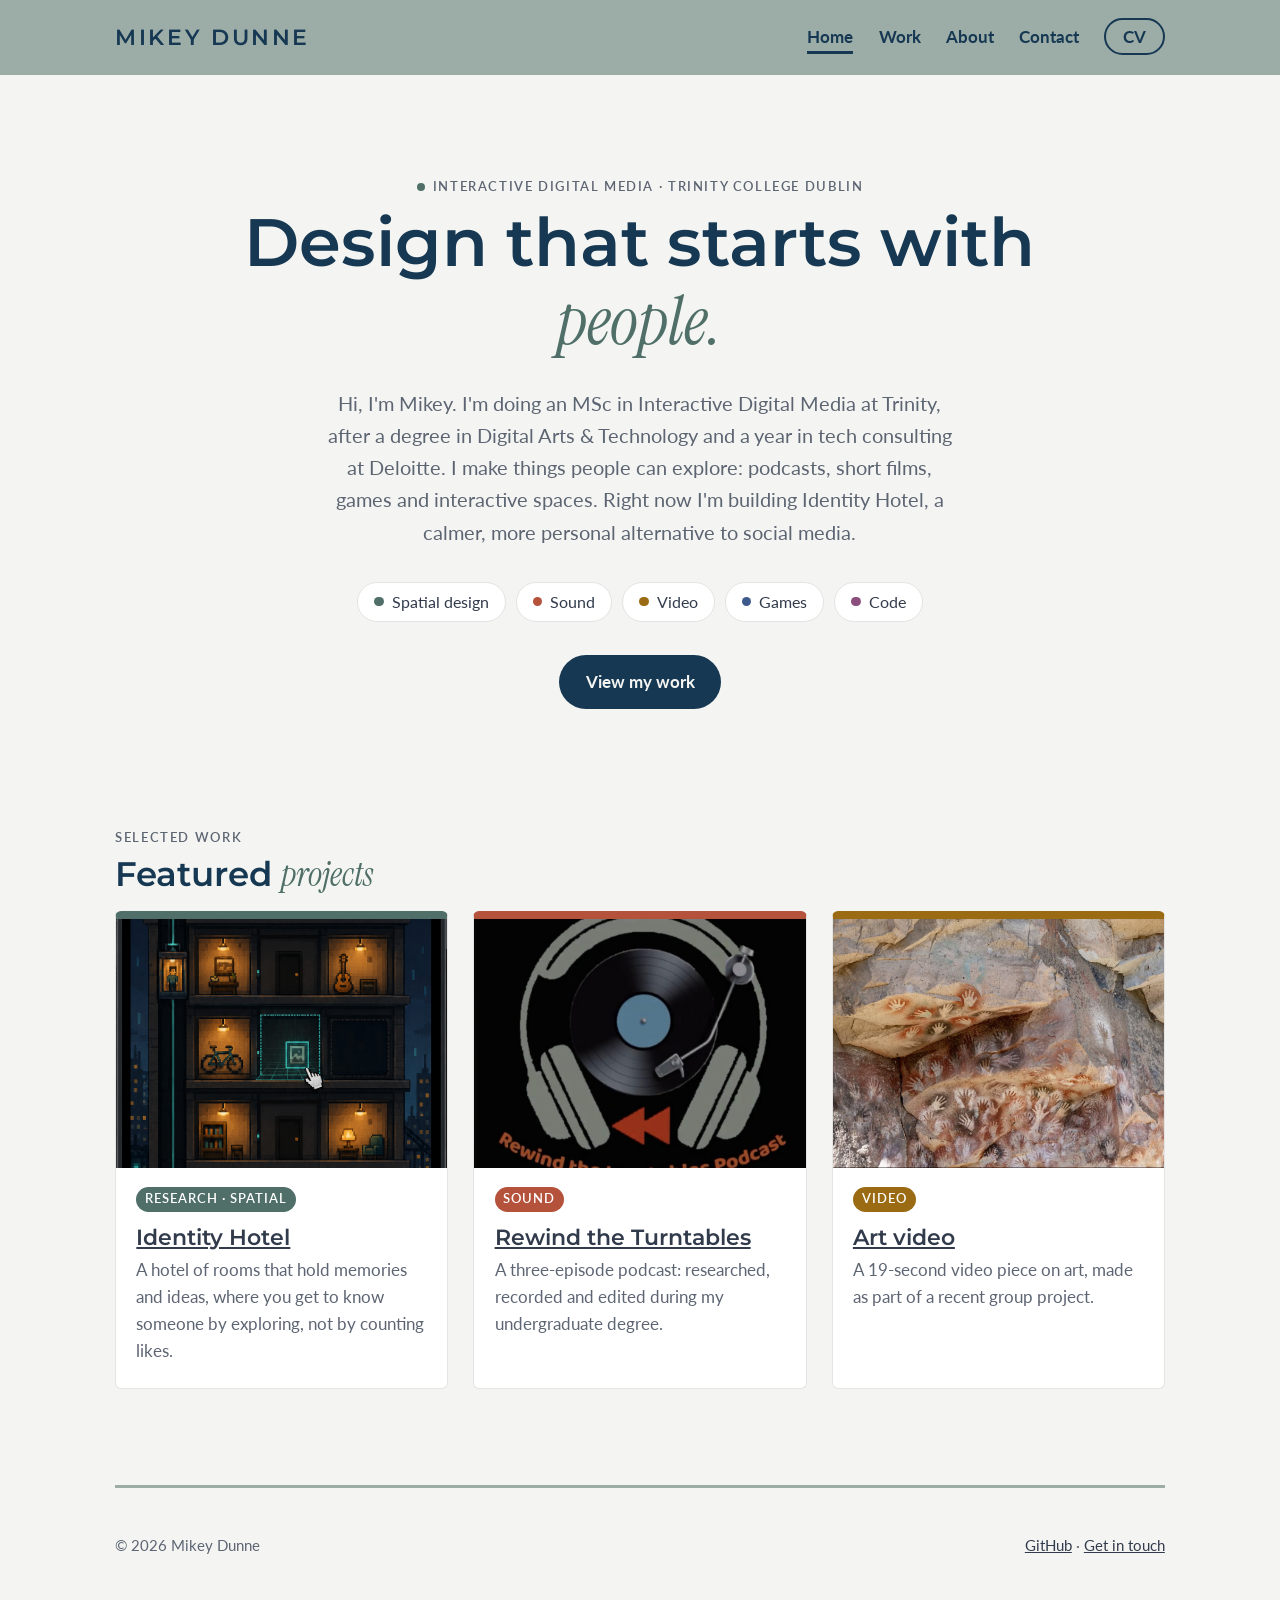
<file: index.html>
<!DOCTYPE html>
<html lang="en">
<head>
    <meta charset="UTF-8">
    <meta name="viewport" content="width=device-width, initial-scale=1">
    <meta name="description" content="Portfolio of Mikey Dunne: interactive, sound and spatial design work.">
    <meta name="author" content="Mikey Dunne">
    <title>Mikey Dunne | Interactive Digital Media</title>
    <!-- External stylesheet -->
    <link rel="stylesheet" href="css/style.css">
</head>
<body>
    <!-- Site header -->
    <header class="site-header">
        <!-- .container centres the content and limits its width -->
        <div class="container header-inner">
            <a class="logo" href="index.html">Mikey Dunne</a>
            <nav class="site-nav" aria-label="Main navigation">
                <ul>
                    <li><a href="index.html" aria-current="page">Home</a></li>
                    <li><a href="work.html">Work</a></li>
                    <li><a href="about.html">About</a></li>
                    <li><a href="contact.html">Contact</a></li>
                    <!-- CV opens as a PDF in a new tab -->
                    <li><a class="nav-cv" href="media/Mikey_Dunne_CV.pdf" target="_blank" rel="noopener">CV</a></li>
                </ul>
            </nav>
        </div>
    </header>

    <div class="container">

        <main>
            <!-- Hero, one centred statement, then the disciplines as pills -->
            <section class="hero">
                <p class="eyebrow dot">Interactive Digital Media · Trinity College Dublin</p>
                <!-- span.accent-word, the one italic, coloured word  -->
                <h1>Design that starts with <span class="accent-word">people.</span></h1>
                <p class="intro">Hi, I'm Mikey. I'm doing an MSc in Interactive Digital Media at Trinity, after a degree in Digital Arts &amp; Technology and a year in tech consulting at Deloitte. I make things people can explore: podcasts, short films, games and interactive spaces. Right now I'm building Identity Hotel, a calmer, more personal alternative to social media.</p>

                <!-- What I work with, so each dot matches a project colour -->
                <ul class="pills">
                    <li class="p-hotel">Spatial design</li>
                    <li class="p-podcast">Sound</li>
                    <li class="p-video">Video</li>
                    <li class="p-maze">Games</li>
                    <li class="p-code">Code</li>
                </ul>

                <a class="button" href="work.html">View my work</a>
            </section>

            <!-- Featured projects -->
            <section class="section">
                <p class="eyebrow">Selected work</p>
                <h2>Featured <span class="accent-word">projects</span></h2>

                <div class="card-grid">
                    <!-- Card 1, Identity Hotel -->
                    <article class="card accent-hotel">
                        <img src="media/hotel-concept.png" alt="Hand-drawn sketch of a hotel cross-section with labelled floors and rooms">
                        <div class="card-body">
                            <span class="tag">Research · Spatial</span>
                            <h3><a href="work.html#identity-hotel">Identity Hotel</a></h3>
                            <p>A hotel of rooms that hold memories and ideas, where you get to know someone by exploring, not by counting likes.</p>
                        </div>
                    </article>

                    <!-- Card 2, Podcast -->
                    <article class="card accent-podcast">
                        <img src="media/podcast-cover.jpg" alt="Rewind the Turntables podcast logo">
                        <div class="card-body">
                            <span class="tag">Sound</span>
                            <h3><a href="work.html#podcast">Rewind the Turntables</a></h3>
                            <p>A three-episode podcast: researched, recorded and edited during my undergraduate degree.</p>
                        </div>
                    </article>

                    <!-- Card 3, Art video -->
                    <article class="card accent-video">
                        <img src="media/art-video-poster.jpg" alt="Cave wall covered in ancient handprints">
                        <div class="card-body">
                            <span class="tag">Video</span>
                            <h3><a href="work.html#art-video">Art video</a></h3>
                            <p>A 19-second video piece on art, made as part of a recent group project.</p>
                        </div>
                    </article>
                </div>
            </section>
        </main>

        <!-- Site footer -->
        <footer class="site-footer">
            <p>&copy; 2026 Mikey Dunne</p>
            <p><a href="https://github.com/mikehub001">GitHub</a> · <a href="contact.html">Get in touch</a></p>
        </footer>

    </div>
</body>
</html>
</file>
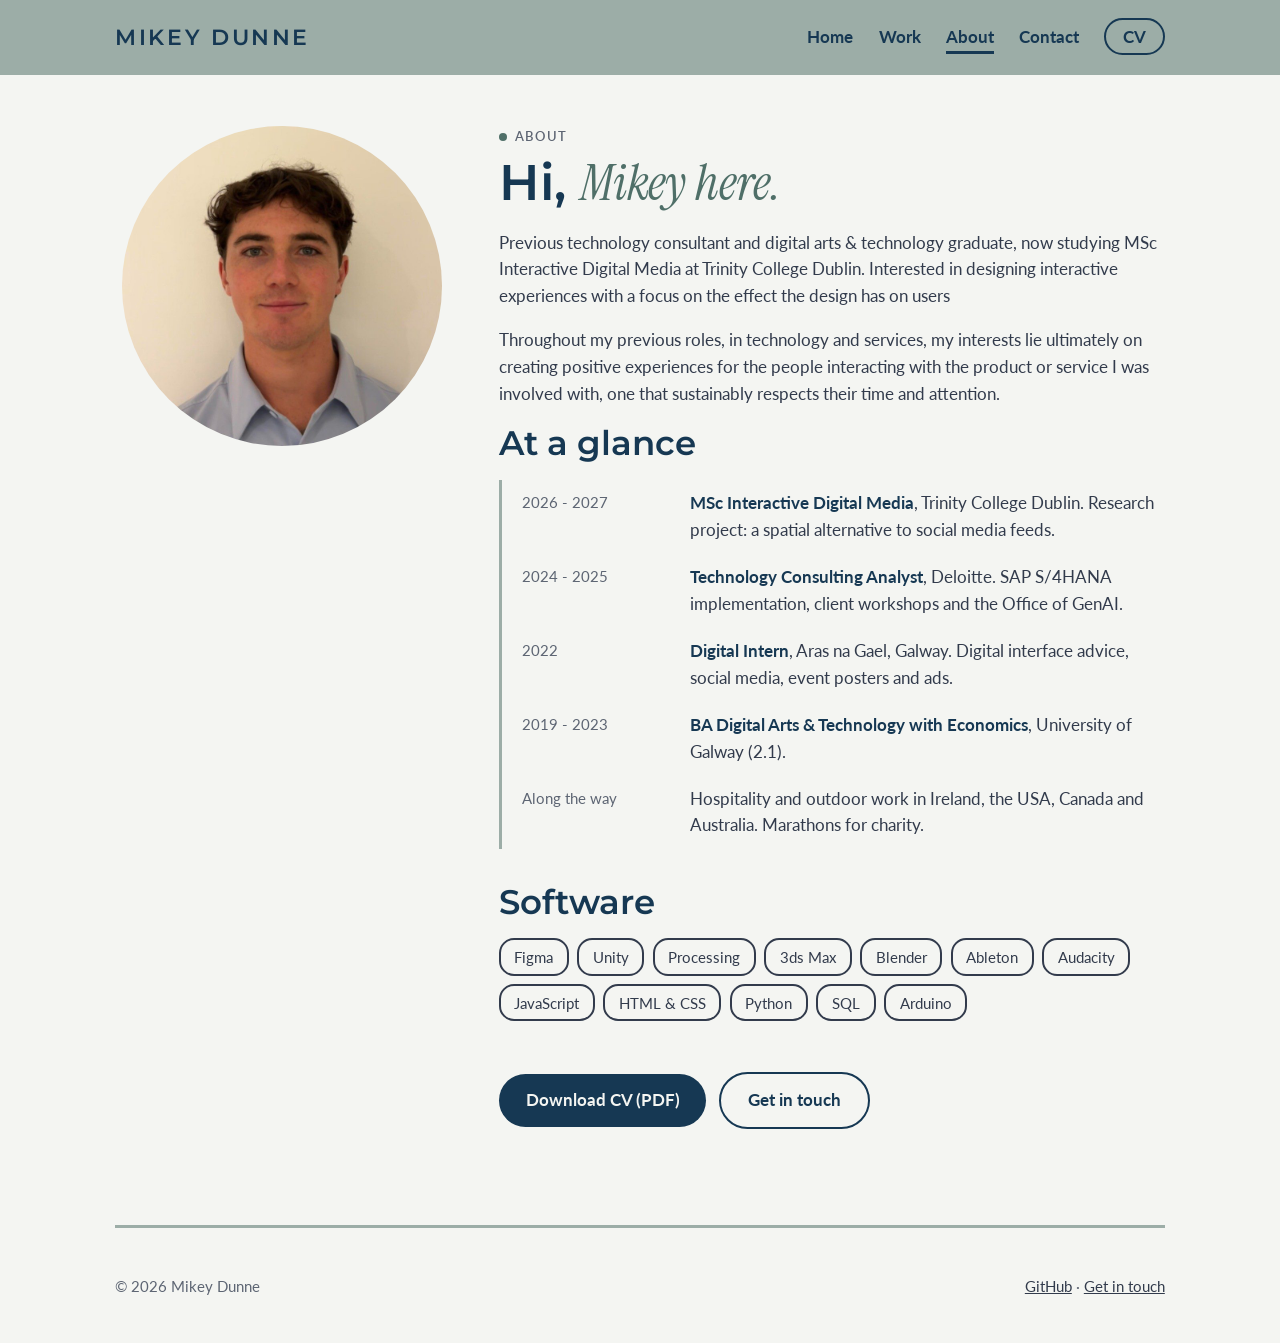
<file: about.html>
<!DOCTYPE html>
<html lang="en">
<head>
    <meta charset="UTF-8">
    <meta name="viewport" content="width=device-width, initial-scale=1">
    <meta name="description" content="About Mikey Dunne: background, skills and interests.">
    <meta name="author" content="Mikey Dunne">
    <title>About | Mikey Dunne</title>
    <!-- External stylesheet used by every page -->
    <link rel="stylesheet" href="css/style.css">
</head>
<body>
    <!-- Site header -->
    <header class="site-header">
        <!-- .container centres the content and limits its width -->
        <div class="container header-inner">
            <a class="logo" href="index.html">Mikey Dunne</a>
            <nav class="site-nav" aria-label="Main navigation">
                <ul>
                    <li><a href="index.html">Home</a></li>
                    <li><a href="work.html">Work</a></li>
                    <li><a href="about.html" aria-current="page">About</a></li>
                    <li><a href="contact.html">Contact</a></li>
                    <!-- CV opens as a PDF in a new tab -->
                    <li><a class="nav-cv" href="media/Mikey_Dunne_CV.pdf" target="_blank" rel="noopener">CV</a></li>
                </ul>
            </nav>
        </div>
    </header>

    <div class="container">

        <main>
            <!-- Two columns, photo on the left, text on the right -->
            <section class="about">
                <img src="media/portrait.jpg" alt="Portrait of Mikey Dunne">
                <div>
                    <p class="eyebrow dot">About</p>
                    <h1>Hi, <span class="accent-word">Mikey here.</span></h1>
                    <p>Previous technology consultant and digital arts & technology graduate, now studying MSc Interactive Digital Media at Trinity College Dublin. Interested in designing interactive experiences with a focus on the effect the design has on users</p>
                    <p>Throughout my previous roles, in technology and services, my interests lie ultimately on creating positive experiences for the people interacting with the product or service I was involved with, one that sustainably respects their time and attention.</p>

                    <!-- short version to save time -->
                    <h2>At a glance</h2>
                    <ul class="timeline">
                        <li><span class="when">2026 - 2027</span><span><strong>MSc Interactive Digital Media</strong>, Trinity College Dublin. Research project: a spatial alternative to social media feeds.</span></li>
                        <li><span class="when">2024 - 2025</span><span><strong>Technology Consulting Analyst</strong>, Deloitte. SAP S/4HANA implementation, client workshops and the Office of GenAI.</span></li>
                        <li><span class="when">2022</span><span><strong>Digital Intern</strong>, Aras na Gael, Galway. Digital interface advice, social media, event posters and ads.</span></li>
                        <li><span class="when">2019 - 2023</span><span><strong>BA Digital Arts &amp; Technology with Economics</strong>, University of Galway (2.1).</span></li>
                        <li><span class="when">Along the way</span><span>Hospitality and outdoor work in Ireland, the USA, Canada and Australia. Marathons for charity.</span></li>
                    </ul>

                    <h2>Software</h2>
                    <!-- List of software skills -->
                    <ul class="skills">
                        <li>Figma</li>
                        <li>Unity</li>
                        <li>Processing</li>
                        <li>3ds Max</li>
                        <li>Blender</li>
                        <li>Ableton</li>
                        <li>Audacity</li>
                        <li>JavaScript</li>
                        <li>HTML &amp; CSS</li>
                        <li>Python</li>
                        <li>SQL</li>
                        <li>Arduino</li>
                    </ul>

                    <!-- Full CV as a PDF, plus a route to get in touch -->
                    <a class="button" href="media/Mikey_Dunne_CV.pdf" target="_blank" rel="noopener">Download CV (PDF)</a>
                    <a class="button button-outline" href="contact.html">Get in touch</a>
                </div>
            </section>
        </main>

        <!-- Site footer (same on every page) -->
        <footer class="site-footer">
            <p>&copy; 2026 Mikey Dunne</p>
            <p><a href="https://github.com/mikehub001">GitHub</a> · <a href="contact.html">Get in touch</a></p>
        </footer>

    </div>
</body>
</html>
</file>
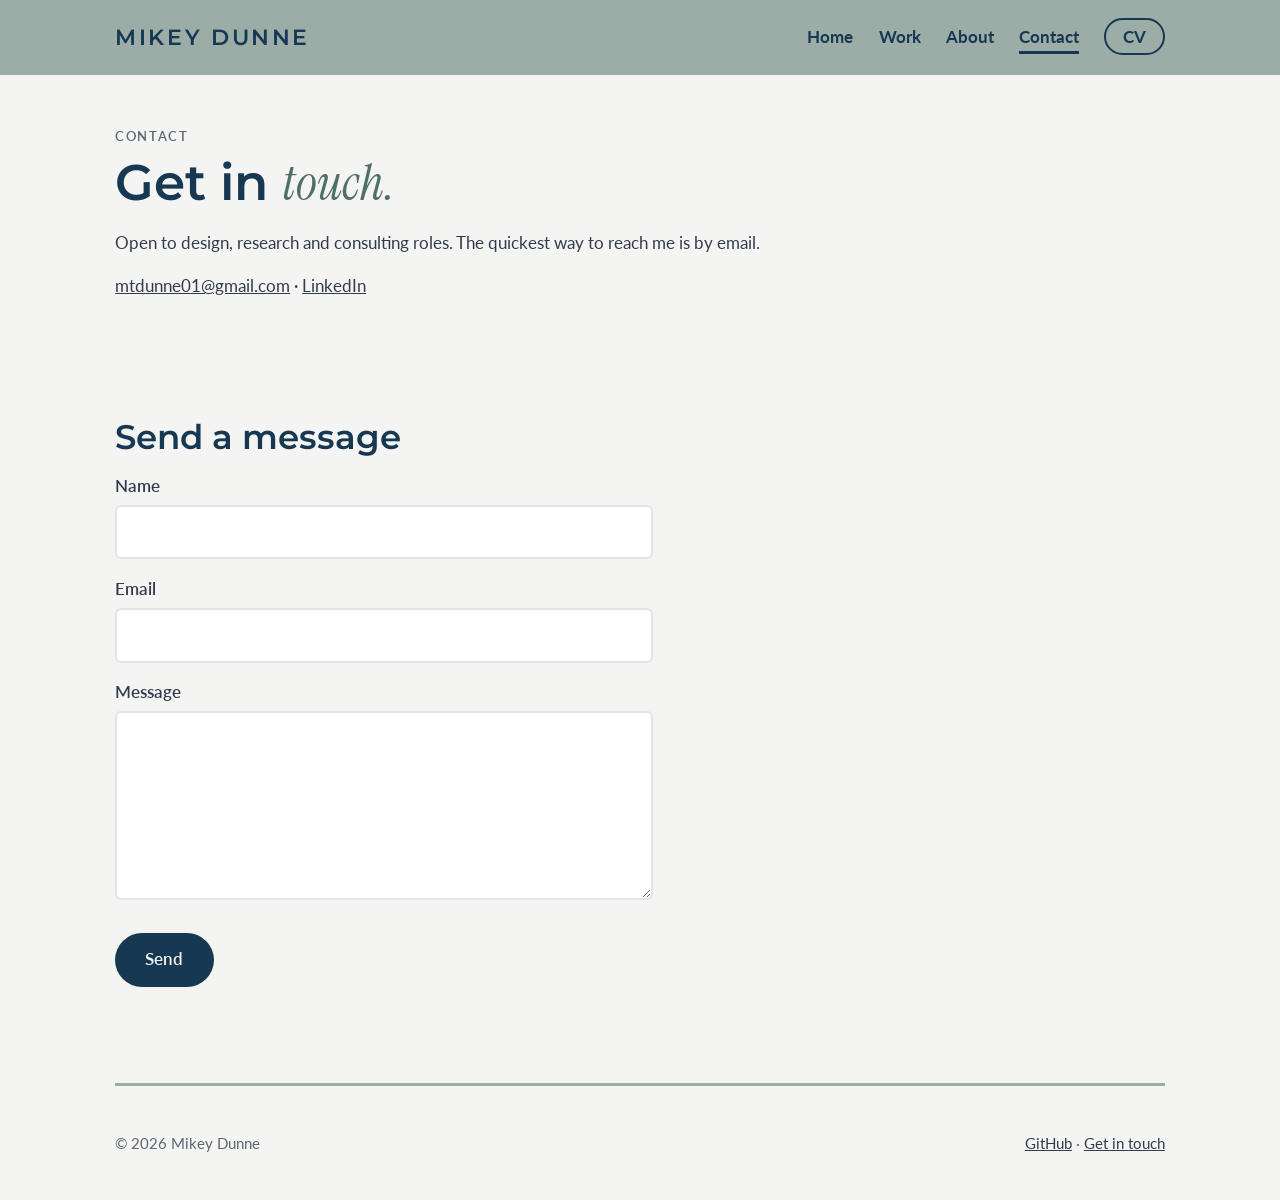
<file: contact.html>
<!DOCTYPE html>
<html lang="en">
<head>
    <meta charset="UTF-8">
    <meta name="viewport" content="width=device-width, initial-scale=1">
    <meta name="description" content="Contact Mikey Dunne.">
    <meta name="author" content="Mikey Dunne">
    <title>Contact | Mikey Dunne</title>
    <!-- External stylesheet used by every page -->
    <link rel="stylesheet" href="css/style.css">
</head>
<body>
    <!-- Site header: full-width sage band-->
    <header class="site-header">
        <!-- .container centres the content and limits its width -->
        <div class="container header-inner">
            <a class="logo" href="index.html">Mikey Dunne</a>
            <nav class="site-nav" aria-label="Main navigation">
                <ul>
                    <li><a href="index.html">Home</a></li>
                    <li><a href="work.html">Work</a></li>
                    <li><a href="about.html">About</a></li>
                    <li><a href="contact.html" aria-current="page">Contact</a></li>
                    <!-- CV opens as a PDF in a new tab -->
                    <li><a class="nav-cv" href="media/Mikey_Dunne_CV.pdf" target="_blank" rel="noopener">CV</a></li>
                </ul>
            </nav>
        </div>
    </header>

    <div class="container">

        <main>
            <section class="section">
                <p class="eyebrow">Contact</p>
                <h1>Get in <span class="accent-word">touch.</span></h1>
                <p>Open to design, research and consulting roles. The quickest way to reach me is by email.</p>
                <!-- Email and LinkedIn -->
                <p><a href="mailto:mtdunne01@gmail.com">mtdunne01@gmail.com</a> · <a href="https://www.linkedin.com/in/mikey-dunne/">LinkedIn</a></p>
            </section>

            <!-- Contact form. No server is connected, so the form does not send yet (future development). -->
            <section class="section">
                <h2>Send a message</h2>
                <form class="contact-form">
                    <label for="name">Name</label>
                    <input type="text" id="name" name="name" required>

                    <label for="email">Email</label>
                    <input type="email" id="email" name="email" required>

                    <label for="message">Message</label>
                    <textarea id="message" name="message" rows="6" required></textarea>

                    <button type="submit">Send</button>
                </form>
            </section>
        </main>

        <!-- Site footer (every page) -->
        <footer class="site-footer">
            <p>&copy; 2026 Mikey Dunne</p>
            <p><a href="https://github.com/mikehub001">GitHub</a> · <a href="contact.html">Get in touch</a></p>
        </footer>

    </div>
</body>
</html>
</file>
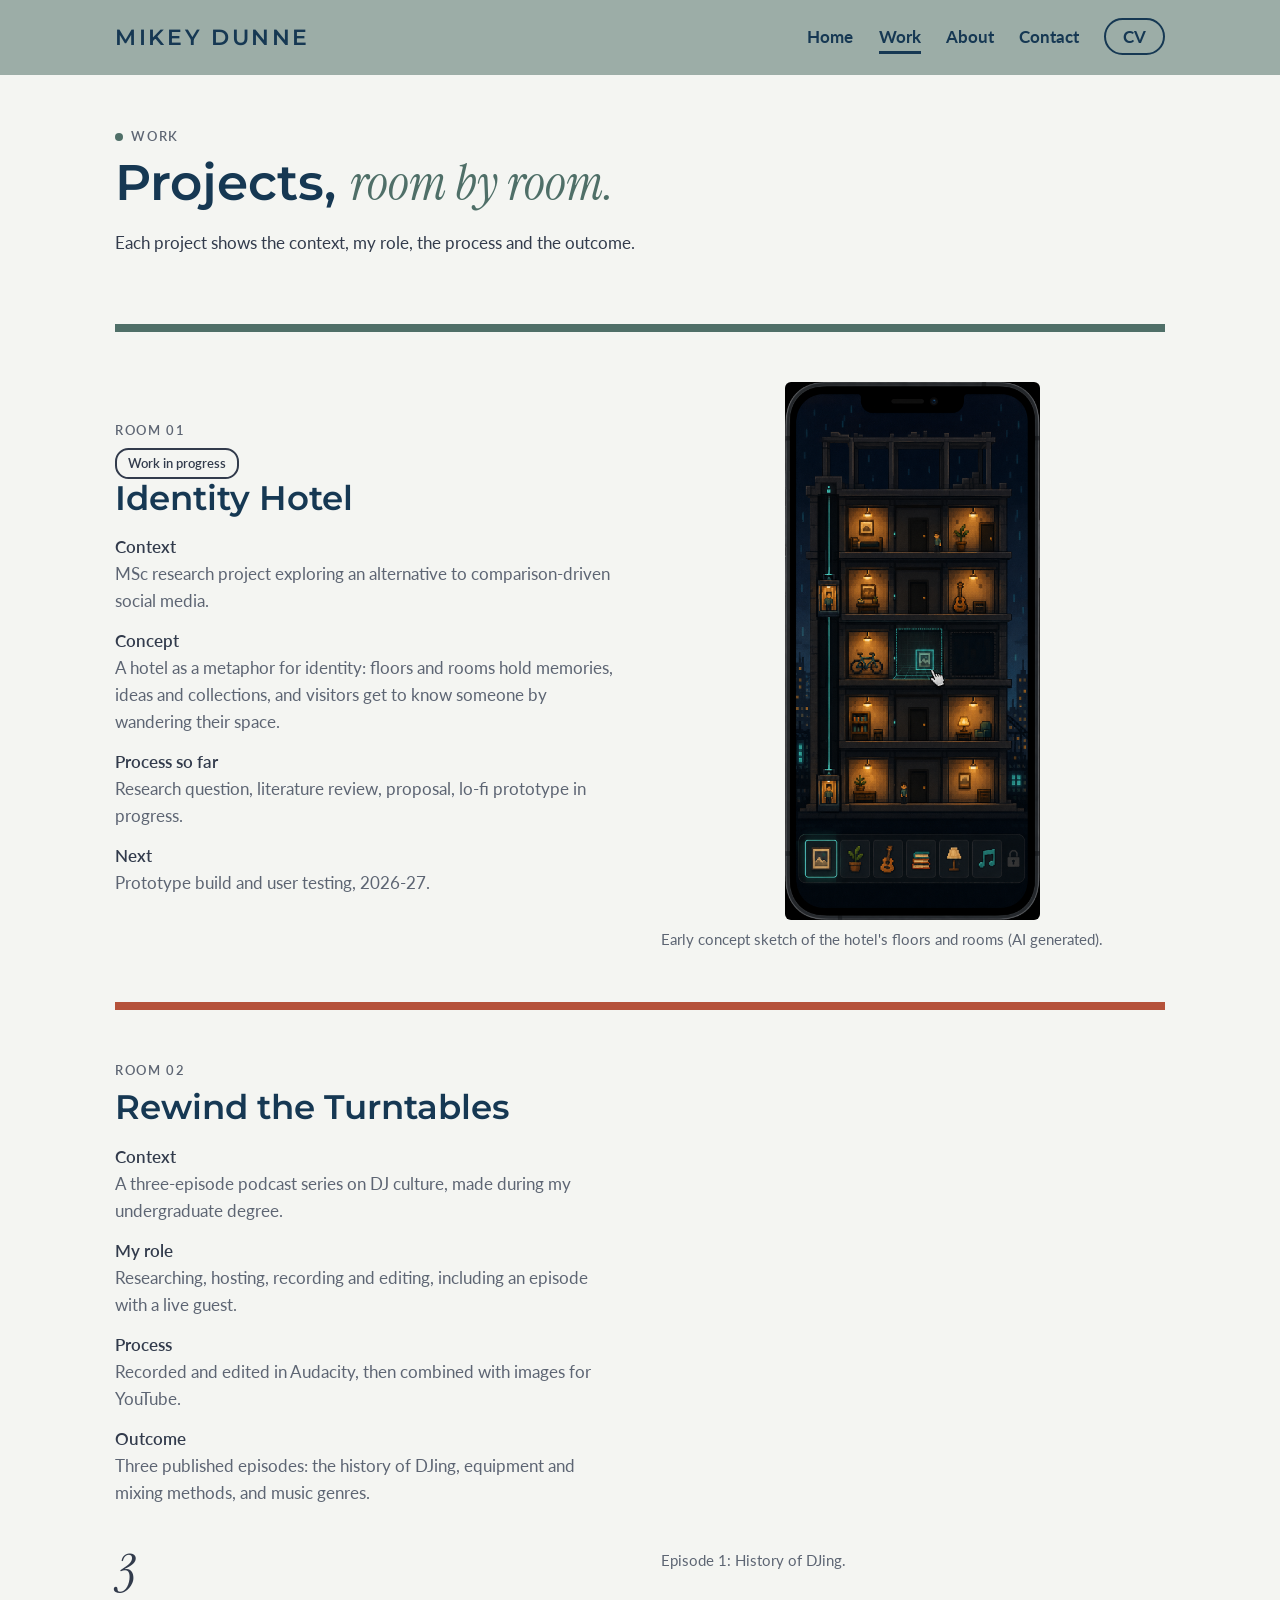
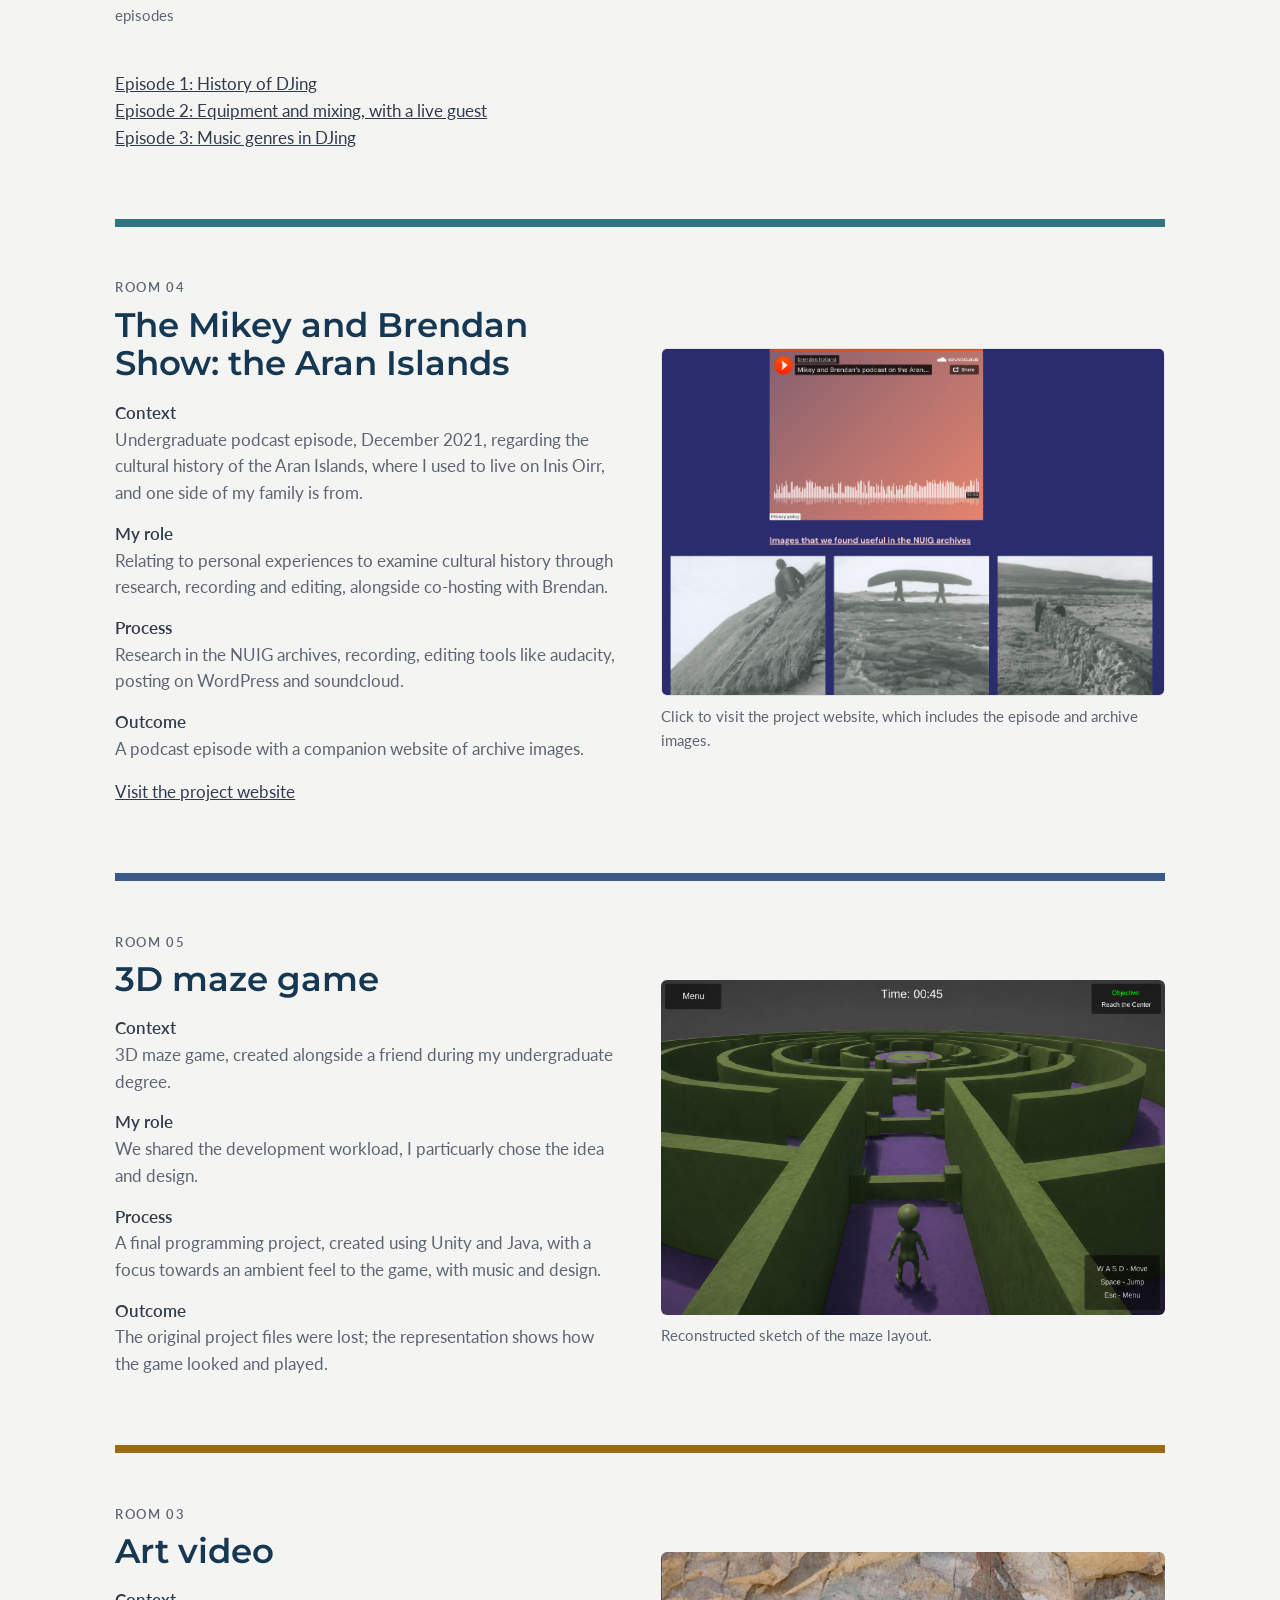
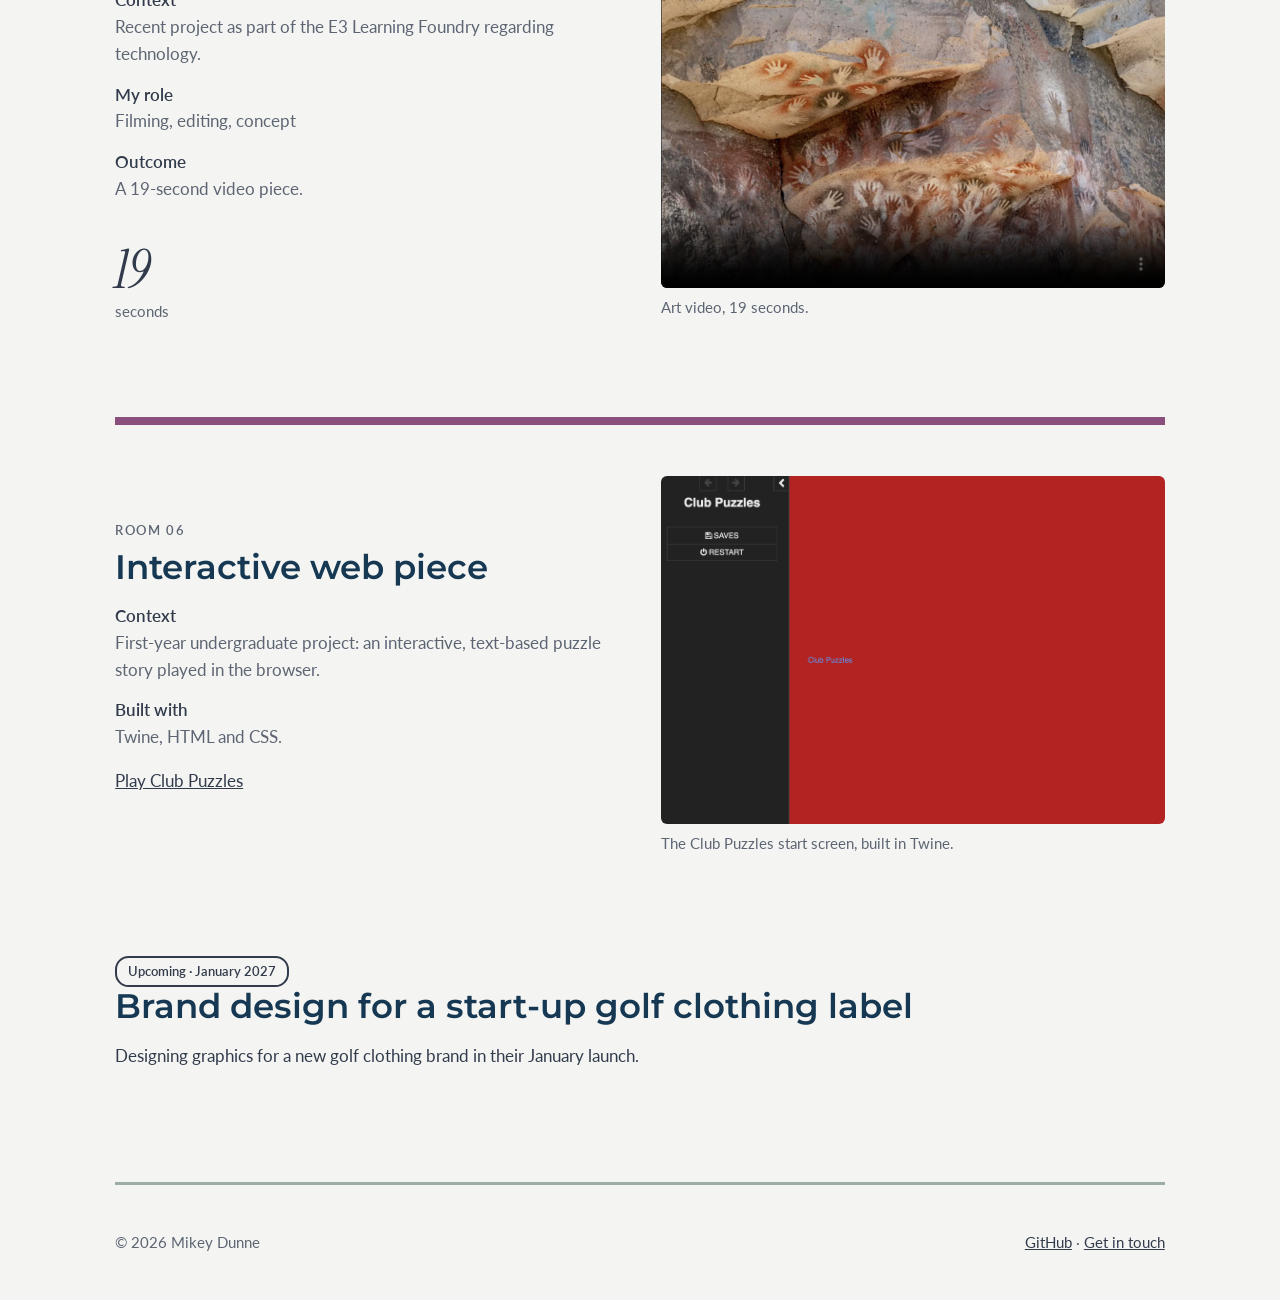
<file: work.html>
<!DOCTYPE html>
<html lang="en">
<head>
    <meta charset="UTF-8">
    <meta name="viewport" content="width=device-width, initial-scale=1">
    <meta name="description" content="Projects by Mikey Dunne: Identity Hotel, podcast, video, game and interactive work.">
    <meta name="author" content="Mikey Dunne">
    <title>Work | Mikey Dunne</title>
    <!-- External stylesheet-->
    <link rel="stylesheet" href="css/style.css">
</head>
<body>
    <!-- Site header -->
    <header class="site-header">
        <!-- .container centres the content and limits its width -->
        <div class="container header-inner">
            <a class="logo" href="index.html">Mikey Dunne</a>
            <nav class="site-nav" aria-label="Main navigation">
                <ul>
                    <li><a href="index.html">Home</a></li>
                    <li><a href="work.html" aria-current="page">Work</a></li>
                    <li><a href="about.html">About</a></li>
                    <li><a href="contact.html">Contact</a></li>
                    <!-- CV opens as a PDF in a new tab -->
                    <li><a class="nav-cv" href="media/Mikey_Dunne_CV.pdf" target="_blank" rel="noopener">CV</a></li>
                </ul>
            </nav>
        </div>
    </header>

    <div class="container">

        <main>
            <section class="section">
                <p class="eyebrow dot">Work</p>
                <h1>Projects, <span class="accent-word">room by room.</span></h1>
                <p>Each project shows the context, my role, the process and the outcome.</p>
            </section>

            <!-- ===Project 1: Identity Hotel == -->
            <section class="project accent-hotel" id="identity-hotel">
                <div>
                    <p class="eyebrow">Room 01</p>
                    <span class="status">Work in progress</span>
                    <h2>Identity Hotel</h2>
                    <!-- dl = description list, good for label/value pairs -->
                    <dl class="details">
                        <dt>Context</dt>
                        <dd>MSc research project exploring an alternative to comparison-driven social media.</dd>
                        <dt>Concept</dt>
                        <dd>A hotel as a metaphor for identity: floors and rooms hold memories, ideas and collections, and visitors get to know someone by wandering their space.</dd>
                        <dt>Process so far</dt>
                        <dd>Research question, literature review, proposal, lo-fi prototype in progress.</dd>
                        <dt>Next</dt>
                        <dd>Prototype build and user testing, 2026-27.</dd>
                    </dl>
                </div>
                <figure class="media">
                    <img src="media/hotel-concept.png" alt="Sketch of the Identity Hotel layout showing floors and rooms">
                    <figcaption>Early concept sketch of the hotel's floors and rooms (AI generated).</figcaption>
                </figure>
            </section>

            <!-- === Project 2: Rewind the Turntables podcast (YouTube embed) === -->
             <section class="project accent-podcast" id="podcast">
                <div>
                    <p class="eyebrow">Room 02</p>
                    <h2>Rewind the Turntables</h2>
                    <dl class="details">
                        <dt>Context</dt>
                        <dd>A three-episode podcast series on DJ culture, made during my undergraduate degree.</dd>
                        <dt>My role</dt>
                        <dd>Researching, hosting, recording and editing, including an episode with a live guest.</dd>
                        <dt>Process</dt>
                        <dd>Recorded and edited in Audacity, then combined with images for YouTube.</dd>
                        <dt>Outcome</dt>
                        <dd>Three published episodes: the history of DJing, equipment and mixing methods, and music genres.</dd>
                    </dl>
                    <!-- Quick facts in large italic numbers -->
                     <div class="stats">
                        <p><span class="stat-number">3</span><span class="stat-label">episodes</span></p>
                    </div>
                    <p>
                        <a href="https://youtu.be/ar0dlKTBE3A" target="_blank" rel="noopener">Episode 1: History of DJing</a><br>
                        <a href="https://youtu.be/g9g9SOrHqPs" target="_blank" rel="noopener">Episode 2: Equipment and mixing, with a live guest</a><br>
                        <a href="https://youtu.be/qg5pRZMHHdQ" target="_blank" rel="noopener">Episode 3: Music genres in DJing</a>
                    </p>
                </div>
                <figure class="media">
                    <!-- YouTube player showing Episode 1 -->
                     <iframe src="https://www.youtube.com/embed/ar0dlKTBE3A" title="Rewind the Turntables, Episode 1: History of DJing" loading="lazy" allowfullscreen></iframe>
                     <figcaption>Episode 1: History of DJing.</figcaption>
                    </figure>
                </section>

           
            <!-- ===== Project 3: Aran Islands podcast (linked screenshot of the project website) ===== -->
             <section class="project accent-aran" id="aran-islands">
                <div>
                    <p class="eyebrow">Room 04</p>
                    <h2>The Mikey and Brendan Show: the Aran Islands</h2>
                    <dl class="details">
                        <dt>Context</dt>
                        <dd>Undergraduate podcast episode, December 2021, regarding the cultural history of the Aran Islands, where I used to live on Inis Oirr, and one side of my family is from.</dd>
                        <dt>My role</dt>
                        <dd>Relating to personal experiences to examine cultural history through research, recording and editing, alongside co-hosting with Brendan.</dd>
                        <dt>Process</dt>
                        <dd>Research in the NUIG archives, recording, editing tools like audacity, posting on WordPress and soundcloud.</dd>
                        <dt>Outcome</dt>
                        <dd>A podcast episode with a companion website of archive images.</dd>
                    </dl>
                    <p><a href="https://themikeyandbrendanshow.wordpress.com/the-mikey-and-brendan-show/" target="_blank" rel="noopener">Visit the project website</a></p>
                </div>
                <figure class="media">
        <!-- Linked image: clicking the screenshot opens the project website in a new tab -->
        <a class="preview-link" href="https://themikeyandbrendanshow.wordpress.com/the-mikey-and-brendan-show/" target="_blank" rel="noopener">
            <img src="media/aran-website.png" alt="Screenshot of The Mikey and Brendan Show website, showing archive images of the Aran Islands">
        </a>
        <figcaption>Click to visit the project website, which includes the episode and archive images.</figcaption>
    </figure>
</section>

            <!-- ===== Project 4: 3D maze game (files lost, shown through sketches) ===== -->
            <section class="project accent-maze" id="maze-game">
                <div>
                    <p class="eyebrow">Room 05</p>
                    <h2>3D maze game</h2>
                    <dl class="details">
                        <dt>Context</dt>
                        <dd> 3D maze game, created alongside a friend during my undergraduate degree.</dd>
                        <dt>My role</dt>
                        <dd>We shared the development workload, I particuarly chose the idea and design.</dd>
                        <dt>Process</dt>
                        <dd>A final programming project, created using Unity and Java, with a focus towards an ambient feel to the game, with music and design.</dd>
                        <dt>Outcome</dt>
                        <dd>The original project files were lost; the representation shows how the game looked and played.</dd>
                    </dl>
                </div>
                <figure class="media">
                    <img src="media/maze-sketch.png" alt="Reconstructed representation of 3D maze game, from a third person view.">
                    <figcaption>Reconstructed sketch of the maze layout.</figcaption>
                </figure>
            </section>

 <!-- ===== Project 5: Art video (self-hosted mp4) ===== -->
            <section class="project accent-video" id="art-video">
                <div>
                    <p class="eyebrow">Room 03</p>
                    <h2>Art video</h2>
                    <dl class="details">
                        <dt>Context</dt>
                        <dd>Recent project as part of the E3 Learning Foundry regarding technology.</dd>
                        <dt>My role</dt>
                        <dd>Filming, editing, concept</dd>
                        <dt>Outcome</dt>
                        <dd>A 19-second video piece.</dd>
                    </dl>
                    <div class="stats">
                        <p><span class="stat-number">19</span><span class="stat-label">seconds</span></p>
                    </div>
                </div>
                <figure class="media">
                    <video controls preload="metadata" poster="media/art-video-poster.jpg">
                        <source src="media/art-video.mp4" type="video/mp4">
                        Your browser does not support the video tag.
                    </video>
                    <figcaption>Art video, 19 seconds.</figcaption>
                </figure>
            </section>

            <!-- ===== Project 6: Interactive HTML piece ===== -->
            <section class="project accent-code" id="interactive">
                <div>
                    <p class="eyebrow">Room 06</p>
                    <h2>Interactive web piece</h2>
                    <dl class="details">
                        <dt>Context</dt>
                        <dd>First-year undergraduate project: an interactive, text-based puzzle story played in the browser.</dd>
                        <dt>Built with</dt>
                        <dd>Twine, HTML and CSS.</dd>
                    </dl>
                    <!-- Link to the piece if it is in this repository, e.g. interactive/index.html -->
                    <p><a href="interactive/club-puzzles.html" target="_blank" rel="noopener">Play Club Puzzles</a></p>
                </div>
                <figure class="media">
                    <img src="media/club-puzzles.png" alt="Club Puzzles start screen">
                    <figcaption>The Club Puzzles start screen, built in Twine.</figcaption>
                </figure>
            </section>

            <!--  Upcoming work  -->
            <section class="section">
                <span class="status">Upcoming · January 2027</span>
                <h2>Brand design for a start-up golf clothing label</h2>
                <p> Designing graphics for a new golf clothing brand in their January launch.</p>
            </section>
        </main>

        <!-- Site footer  -->
        <footer class="site-footer">
            <p>&copy; 2026 Mikey Dunne</p>
            <p><a href="https://github.com/mikehub001">GitHub</a> · <a href="contact.html">Get in touch</a></p>
        </footer>

    </div>
</body>
</html>
</file>
<file: css/style.css>
/* ---------- 1. Fonts and colour variables ---------- */

/* Google Fonts loaded here (not in the HTML) so the site
   still uses a single external stylesheet.
   Montserrat = headings, Lato = body text (both echo my CV),
   Instrument Serif (italic) = the occasional accent word and numbers. */
@import url("https://fonts.googleapis.com/css2?family=Lato:wght@400;700&family=Montserrat:wght@500;600;700&family=Instrument+Serif:ital@0;1&display=swap");

/* Colours stored once as variables so they stay consistent.
   Each project has its own accent colour, to add to an otherwise calm, professional base. */
:root {
    /* Base palette taken from my CV, so CV and website match */
    --paper: #f4f5f2;      /* soft off-white background */
    --sage: #9cada7;       /* CV header green – used for the site header */
    --sage-dark: #4f6f68;  /* deeper sage for text accents (readable on white) */
    --navy: #163853;       /* CV dark blue – logo and buttons */
    --ink: #323b4c;        /* CV slate – main text */
    --muted: #5d6573;      /* secondary text */
    --line: #e4e4e4;       /* CV light grey – borders */

    /* Project colours: muted, earthy tones that sit with the sage. */
    --hotel: #4f6f68;      /* deep sage   – Identity Hotel */
    --podcast: #b5523b;    /* terracotta  – Podcast */
    --video: #9a6b12;      /* ochre       – Art video */
    --aran: #2f7480;       /* sea teal    – Aran Islands */
    --maze: #3d5a8c;       /* slate blue  – 3D maze */
    --code: #8a4f7d;       /* plum        – Interactive piece */
}


/* ---------- 2. Base styles ---------- */

/* Width and height include padding and border,
   so boxes are the size we set them to. */
* {
    box-sizing: border-box;
}

body {
    margin: 0;
    background-color: var(--paper);
    color: var(--ink);
    font-family: "Lato", Arial, Helvetica, sans-serif;
    font-size: 1.05em;   /* em keeps text scalable for users who zoom */
    line-height: 1.6;
}

h1,
h2,
h3 {
    font-family: "Montserrat", Arial, sans-serif;
    font-weight: 600;
    line-height: 1.15;
    color: var(--navy);
}

h1 {
    font-size: 3em;
    margin: 0 0 0.3em;
}

h2 {
    font-size: 2em;
    margin: 0 0 0.5em;
}

h3 {
    font-size: 1.3em;
    margin: 0.6em 0 0.3em;
}

a {
    color: var(--ink);
}

/* Images never overflow their container */
img,
video,
iframe {
    max-width: 100%;
    display: block;
}

/* Centres the page content and stops lines getting too long */
.container {
    max-width: 1100px;
    margin: 0 auto;
    padding: 0 1.5em;
}

/* Small label above headings, e.g. "Selected work" */
.eyebrow {
    font-size: 0.8em;
    font-weight: 600;
    letter-spacing: 0.12em;
    text-transform: uppercase;
    color: var(--muted);
    margin: 0 0 0.5em;
}


/* ---------- 3. Header and navigation (flexbox) ---------- */

/* Full-width sage band, like the header on my CV */
.site-header {
    background-color: var(--sage);
}

/* Flexbox puts the name on the left and the links on the right */
.header-inner {
    display: flex;
    justify-content: space-between;
    align-items: center;
    flex-wrap: wrap;
    gap: 1em;
    padding-top: 1.2em;
    padding-bottom: 1.2em;
}

/* Name in spaced capitals, matching the CV heading */
.logo {
    font-family: "Montserrat", Arial, sans-serif;
    font-size: 1.3em;
    font-weight: 600;
    letter-spacing: 0.12em;
    text-transform: uppercase;
    color: var(--navy);
    text-decoration: none;
}

/* The navigation list sits in a row */
.site-nav ul {
    display: flex;
    align-items: center;
    gap: 1.5em;
    list-style: none;
    margin: 0;
    padding: 0;
}

.site-nav a {
    color: var(--navy);
    text-decoration: none;
    font-weight: 700;
    padding-bottom: 0.2em;
    border-bottom: 3px solid transparent;
}

/* Hover and current page both get an underline,
   so visitors can always see where they are */
.site-nav a:hover,
.site-nav a[aria-current="page"] {
    border-bottom-color: var(--navy);
}

/* "CV" link styled as an outlined pill so it stands apart */
.site-nav .nav-cv {
    padding: 0.35em 1em;
    border: 2px solid var(--navy);
    border-radius: 2em;
}

.site-nav .nav-cv:hover {
    background-color: var(--navy);
    color: var(--paper);
}


/* ---------- 4. Home page hero, accent words and discipline pills ---------- */

/* One centred column: says less, so each part matters more */
.hero {
    text-align: center;
    padding: 6em 0 4em;
}

.hero h1 {
    font-size: 4em;
    max-width: 12em;
    margin: 0 auto 0.4em;
}

.hero .intro {
    font-size: 1.2em;
    color: var(--muted);
    max-width: 32em;
    margin: 0 auto;
}

/* One word per heading set in an italic serif and coloured */
.accent-word {
    font-family: "Instrument Serif", Georgia, serif;
    font-style: italic;
    font-weight: 400;
    color: var(--sage-dark);
}

/* Small coloured dot before the eyebrow label */
.dot::before {
    content: "";
    display: inline-block;
    width: 0.6em;
    height: 0.6em;
    margin-right: 0.6em;
    border-radius: 50%;
    background-color: var(--sage-dark);
}

/* Row of pill-shaped labels, each pill's dot uses a project colour.
   Flexbox centres them and wraps them on small screens. */
.pills {
    display: flex;
    justify-content: center;
    flex-wrap: wrap;
    gap: 0.6em;
    list-style: none;
    padding: 0;
    margin: 2em 0 0;
}

.pills li {
    display: flex;
    align-items: center;
    gap: 0.5em;
    padding: 0.4em 1em;
    background-color: #ffffff;
    border: 1px solid var(--line);
    border-radius: 2em;
    font-size: 0.95em;
}

/* The coloured dot inside each pill */
.pills li::before {
    content: "";
    width: 0.6em;
    height: 0.6em;
    border-radius: 50%;
    background-color: var(--ink);
}

.pills .p-hotel::before   { background-color: var(--hotel); }
.pills .p-podcast::before { background-color: var(--podcast); }
.pills .p-video::before   { background-color: var(--video); }
.pills .p-aran::before    { background-color: var(--aran); }
.pills .p-maze::before    { background-color: var(--maze); }
.pills .p-code::before    { background-color: var(--code); }

/* Button-style link */
.button {
    display: inline-block;
    margin-top: 2em;
    padding: 0.8em 1.6em;
    background-color: var(--navy);
    color: var(--paper);
    text-decoration: none;
    font-weight: 700;
    border-radius: 2em;
}

/* Second button style: outlined */
.button-outline {
    background-color: transparent;
    color: var(--navy);
    border: 2px solid var(--navy);
    margin-left: 0.5em;
}

.button:hover {
    background-color: var(--sage-dark);
    color: var(--paper);
}

/* Big italic numbers for quick facts, e.g. "3 episodes" */
.stats {
    display: flex;
    gap: 2.5em;
    margin: 1.5em 0;
}

.stat-number {
    display: block;
    font-family: "Instrument Serif", Georgia, serif;
    font-style: italic;
    font-size: 3.2em;
    line-height: 1;
}

.stat-label {
    color: var(--muted);
    font-size: 0.9em;
}


/* ---------- 5. Project cards (grid) ---------- */

.section {
    padding: 3em 0;
}

/* Cards in a 3-column grid; each column at least 260px wide */
.card-grid {
    display: grid;
    grid-template-columns: repeat(auto-fill, minmax(260px, 1fr));
    gap: 1.5em;
}

/* Each card: white box with a thick coloured top border.
   The colour changes per project (see .accent-… classes). */
.card {
    background-color: #ffffff;
    border: 1px solid var(--line);
    border-top: 8px solid var(--ink);
    border-radius: 6px;
    overflow: hidden;
}

.card-body {
    padding: 1em 1.2em 1.4em;
}

.card p {
    margin: 0;
    color: var(--muted);
}

/* Small coloured tags like "Sound" or "Game" */
.tag {
    display: inline-block;
    font-size: 0.75em;
    font-weight: 600;
    text-transform: uppercase;
    letter-spacing: 0.08em;
    padding: 0.2em 0.7em;
    border-radius: 1em;
    color: #ffffff;
    background-color: var(--ink);
}

/* Accent colours: one class per project, used on cards and tags */
.accent-hotel   { border-top-color: var(--hotel); }
.accent-podcast { border-top-color: var(--podcast); }
.accent-video   { border-top-color: var(--video); }
.accent-aran    { border-top-color: var(--aran); }
.accent-maze    { border-top-color: var(--maze); }
.accent-code    { border-top-color: var(--code); }

.accent-hotel .tag   { background-color: var(--hotel); }
.accent-podcast .tag { background-color: var(--podcast); }
.accent-video .tag   { background-color: var(--video); }
.accent-aran .tag    { background-color: var(--aran); }
.accent-maze .tag    { background-color: var(--maze); }
.accent-code .tag    { background-color: var(--code); }


/* ---------- 6. Work page project sections ---------- */

/* Each project: text on one side, media on the other */
.project {
    display: grid;
    grid-template-columns: 1fr 1fr;
    gap: 2.5em;
    align-items: center;
    padding: 3em 0;
    border-top: 8px solid var(--ink);
}

/* Reuse the accent classes for the project's top border */
.project.accent-hotel   { border-top-color: var(--hotel); }
.project.accent-podcast { border-top-color: var(--podcast); }
.project.accent-video   { border-top-color: var(--video); }
.project.accent-aran    { border-top-color: var(--aran); }
.project.accent-maze    { border-top-color: var(--maze); }
.project.accent-code    { border-top-color: var(--code); }

/* Context / Role / Process / Outcome list */
.details {
    margin: 1em 0;
}

.details dt {
    font-weight: 600;
    margin-top: 0.8em;
}

.details dd {
    margin: 0;
    color: var(--muted);
}

/* "Work in progress" / "Upcoming" badge */
.status {
    display: inline-block;
    font-size: 0.8em;
    font-weight: 600;
    padding: 0.2em 0.8em;
    border: 2px solid var(--ink);
    border-radius: 1em;
}

/* Images, video and the YouTube player share the same style */
.media img,
.media video,
.media iframe {
    width: 100%;
    border-radius: 6px;
}

/* Keeps the YouTube player at a 16:9 shape */
.media iframe {
    aspect-ratio: 16 / 9;
    height: auto;
    border: 0;
}

figcaption {
    font-size: 0.9em;
    color: var(--muted);
    margin-top: 0.5em;
}

figure {
    margin: 0;
}

/* Linked screenshot: a border and a slight lift on hover
   show that it can be clicked */
.preview-link img {
    border: 1px solid var(--line);
    transition: transform 0.2s ease, box-shadow 0.2s ease;
}

.preview-link:hover img {
    transform: translateY(-4px);
    box-shadow: 0 10px 20px rgba(22, 56, 83, 0.15);
}

/* Tall images (e.g. the phone mockup) are limited in height
   and centred, instead of stretching to full width */
.media img {
    width: auto;
    max-width: 100%;
    max-height: 32em;
    margin: 0 auto;
}

/* Homepage cards: every image the same shape, cropped to fit,
   so tall or wide images keep the cards even */
.card img {
    width: 100%;
    aspect-ratio: 4 / 3;
    object-fit: cover;
}

/* ---------- 7. About and Contact pages ---------- */

.about {
    display: grid;
    grid-template-columns: 1fr 2fr;
    gap: 3em;
    align-items: start;
    padding: 3em 0;
}

/* Portrait as a circle: square shape first, then fully rounded corners */
.about img {
    width: 100%;
    max-width: 320px;
    aspect-ratio: 1 / 1;
    object-fit: cover;
    border-radius: 50%;
    margin: 0 auto;
}

.skills {
    display: flex;
    flex-wrap: wrap;
    gap: 0.5em;
    list-style: none;
    padding: 0;
}

.skills li {
    padding: 0.3em 0.9em;
    border: 2px solid var(--ink);
    border-radius: 1em;
    font-size: 0.9em;
}

/* Contact form: labels above inputs */
.contact-form {
    max-width: 32em;
}

.contact-form label {
    display: block;
    font-weight: 600;
    margin-top: 1em;
}

.contact-form input,
.contact-form textarea {
    width: 100%;
    padding: 0.7em;
    margin-top: 0.3em;
    font: inherit;
    border: 2px solid var(--line);
    border-radius: 6px;
    background-color: #ffffff;
}

/* Coloured outline when a field is selected */
.contact-form input:focus,
.contact-form textarea:focus {
    outline: none;
    border-color: var(--sage-dark);
}

.contact-form button {
    margin-top: 1.5em;
    padding: 0.8em 1.8em;
    font: inherit;
    font-weight: 600;
    color: var(--paper);
    background-color: var(--navy);
    border: 0;
    border-radius: 2em;
    cursor: pointer;
}

.contact-form button:hover {
    background-color: var(--sage-dark);
}


/* At a glance timeline on the About page, a grid with dates on the left, roles on the right */
.timeline {
    list-style: none;
    padding: 0;
    margin: 1em 0 2em;
    border-left: 3px solid var(--sage);
}

.timeline li {
    display: grid;
    grid-template-columns: 9em 1fr;
    gap: 1em;
    padding: 0.6em 0 0.6em 1.2em;
}

.timeline .when {
    color: var(--muted);
    font-size: 0.9em;
}

.timeline strong {
    color: var(--navy);
}

 Centre captions under centred images and video */
.media figcaption {
    text-align: center;
}


/* ---------- 8. Footer ---------- */

.site-footer {
    margin-top: 3em;
    padding: 2em 0;
    border-top: 3px solid var(--sage);
    display: flex;
    justify-content: space-between;
    flex-wrap: wrap;
    gap: 1em;
    color: var(--muted);
    font-size: 0.9em;
}


/* ---------- 9. Small screens (media query) ---------- */

/* Below 750px wide (phones), two-column layouts stack into a single column so nothing gets squashed. */
@media (max-width: 750px) {
    h1 {
        font-size: 2.2em;
    }

    .hero h1 {
        font-size: 2.6em;
    }

    .project,
    .about {
        grid-template-columns: 1fr;
        gap: 1.5em;
    }

    .hero {
        padding: 3em 0 2em;
    }

    .site-nav ul {
        gap: 1em;
    }

    .timeline li {
        grid-template-columns: 1fr;
        gap: 0;
    }
}
</file>
